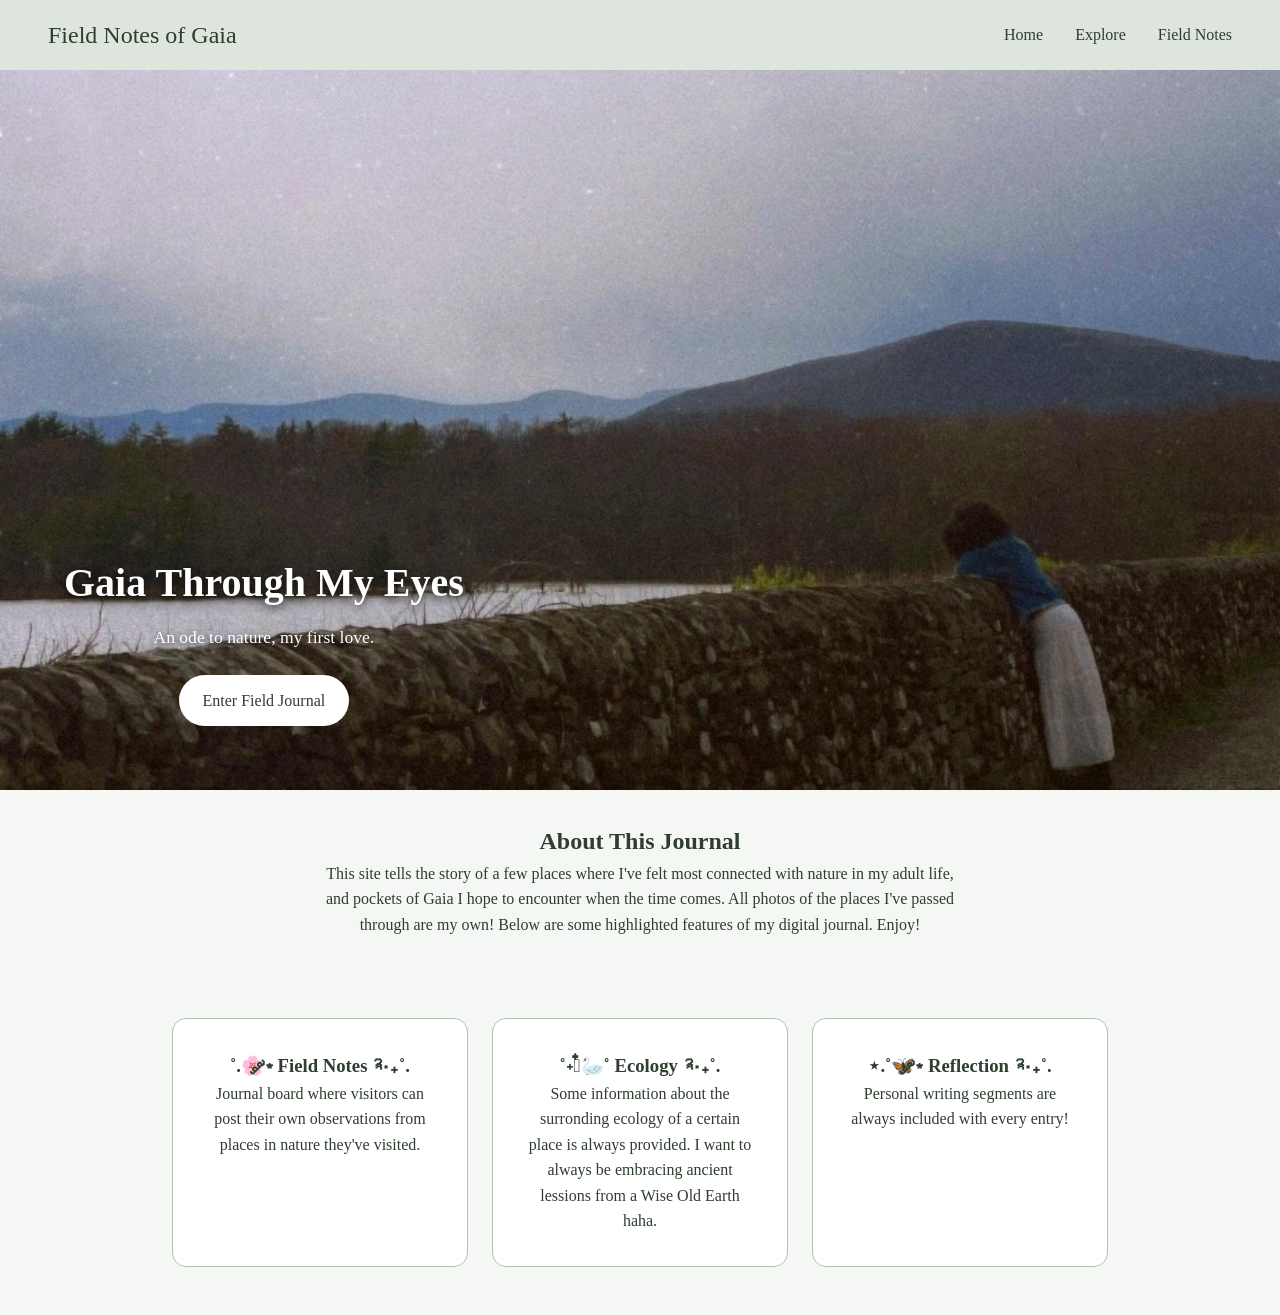
<file: index.html>
<!DOCTYPE html>
<html lang="en">
<head>
  <meta charset="UTF-8">
  <title>Nature Site</title>
  <link rel="stylesheet" href="css/styles.css">
</head>
<body>

<nav>
  <h2>Field Notes of Gaia</h2>
  <ul>
    <li><a href="index.html">Home</a></li>
    <li><a href="explore.html">Explore</a></li>
    <li><a href="field-notes.html">Field Notes</a></li>
  </ul>
</nav>

<header class="hero">
  <div class="hero-overlay">
    <h1>Gaia Through My Eyes</h1>
    <p>An ode to nature, my first love.</p>

    <a href="explore.html" class="hero-button">Enter Field Journal</a>
  </div>
</header>

<section class="home-intro">

  <h2>About This Journal</h2>
  <p>
    This site tells the story of a few places where I've felt most connected with nature in my adult life, 
    and pockets of Gaia I hope to encounter when the time comes. All photos of the places I've passed through
    are my own! Below are some highlighted features of my digital journal. Enjoy!
  </p>

</section>

<section class="home-themes">

  <div class="theme-card">
    <h3>˚.🌸༘⋆ Field Notes ༉‧₊˚.</h3>
    <p> Journal board where visitors can post their own observations from places in nature they've visited.</p>
  </div>

  <div class="theme-card">
    <h3>˚˖𓍢ִ໋🦢˚ Ecology ༉‧₊˚.</h3>
    <p> Some information about the surronding ecology of a certain place is always provided. I want to always be
      embracing ancient lessions from a Wise Old Earth haha. 
    </p>
  </div>

  <div class="theme-card">
    <h3>⋆.˚🦋༘⋆ Reflection ༉‧₊˚.</h3>
    <p>Personal writing segments are always included with every entry!</p>
  </div>

</section>

<script src="js/script.js"></script>
</body>
</html>
</file>
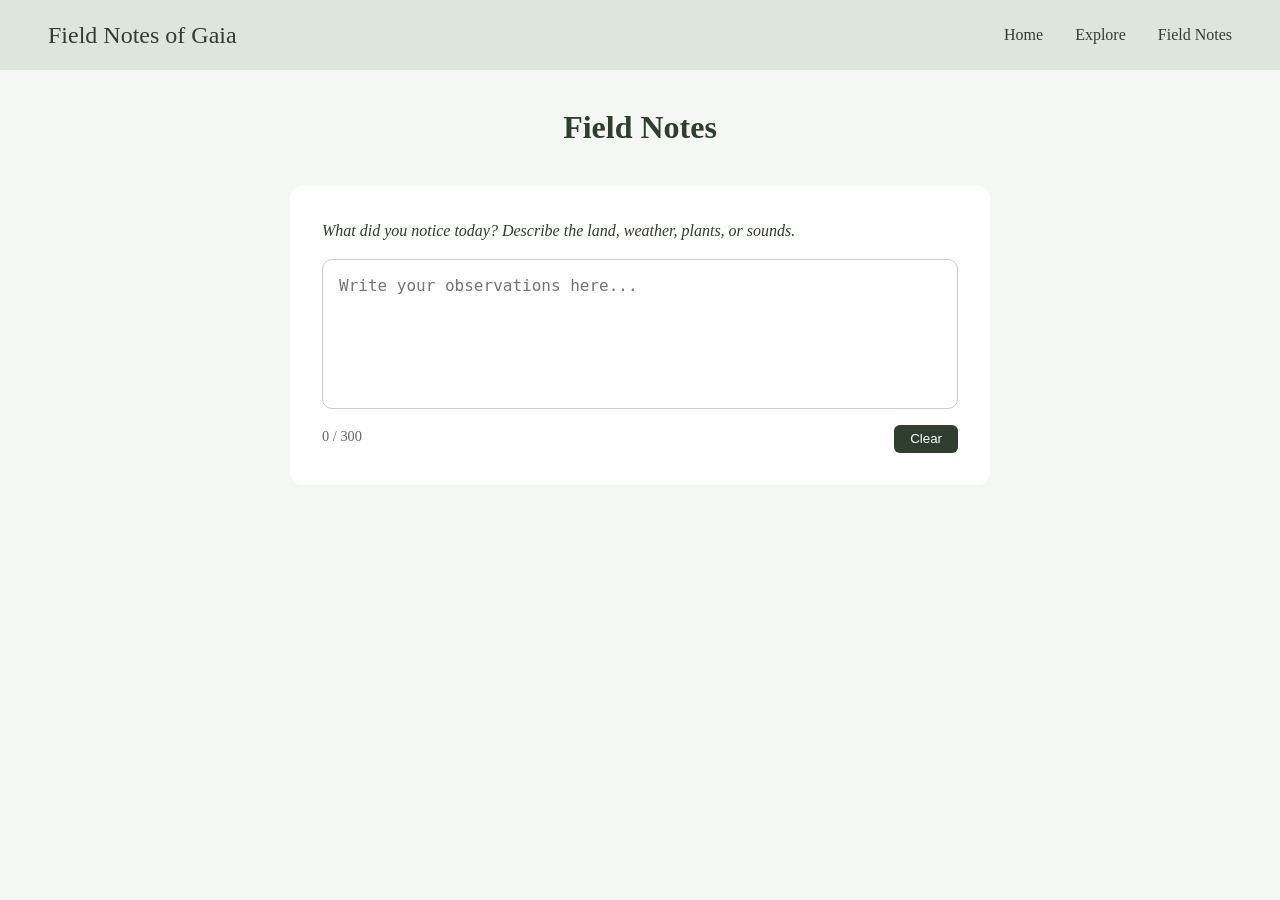
<file: field-notes.html>
<!DOCTYPE html>
<html lang="en">
<head>
  <meta charset="UTF-8">
  <title>Nature Site</title>
  <link rel="stylesheet" href="css/styles.css">
</head>
<body>


<nav>
  <h2>Field Notes of Gaia</h2>
  <ul>
    <li><a href="index.html">Home</a></li>
    <li><a href="explore.html">Explore</a></li>
    <li><a href="field-notes.html">Field Notes</a></li>
  </ul>
</nav>

<h1 class="page-title">Field Notes</h1>

<section class="notes-container">

  <p class="prompt">
    What did you notice today? Describe the land, weather, plants, or sounds.
  </p>

  <textarea 
    id="notesInput" 
    placeholder="Write your observations here..."
    maxlength="300"
  ></textarea>

  <div class="notes-footer">
    <span id="charCount">0 / 300</span>
    <button id="clearBtn">Clear</button>
  </div>

</section>

<script src="js/script.js"></script>

</body>
</html>
</file>
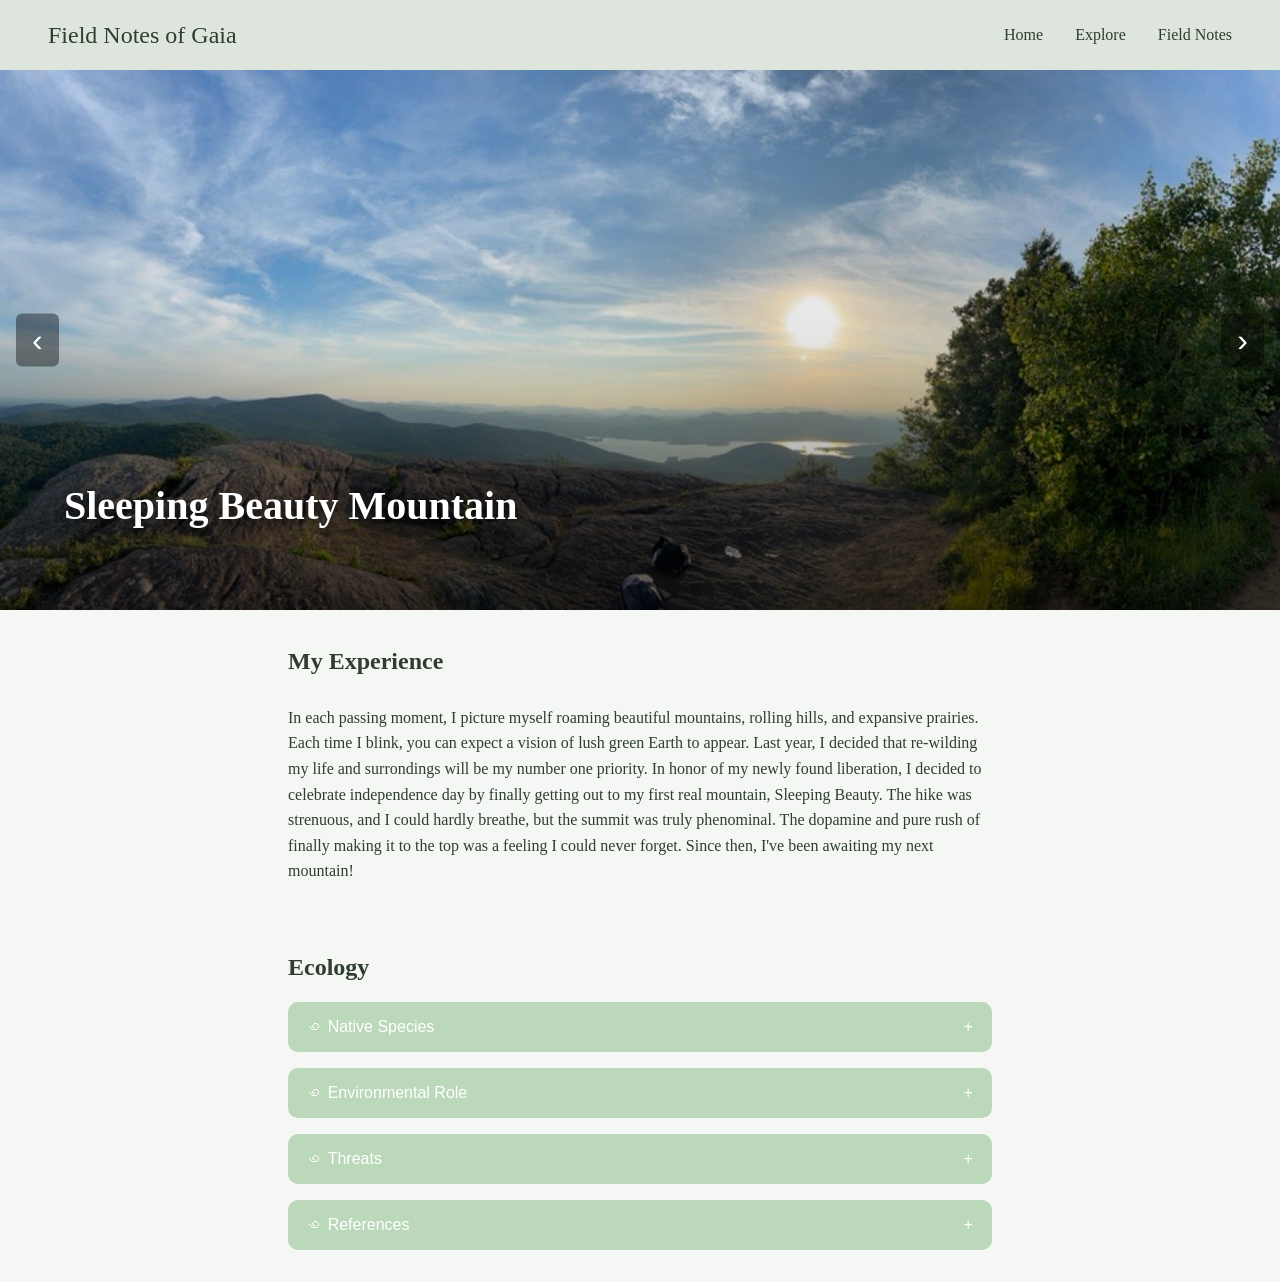
<file: place.html>
<!DOCTYPE html>
<html lang="en">
<head> 
  <meta charset="UTF-8">
  <title>Sleeping Beauty Mountain</title>
  <link rel="stylesheet" href="css/styles.css">
</head>
<body>

<nav>
  <h2>Field Notes of Gaia</h2>
  <ul>
    <li><a href="index.html">Home</a></li>
    <li><a href="explore.html">Explore</a></li>
    <li><a href="field-notes.html">Field Notes</a></li>
  </ul>
</nav>

<header class="place-hero-carousel">
    <div class="hero-track">
    <img src="images/adk1.jpg" class="hero-slide active">
    <img src="images/adk2.jpg" class="hero-slide">
    <img src="images/adk3.jpg" class="hero-slide">
    <img src="images/adk4.jpg" class="hero-slide">
  </div>

 <button class="hero-prev">‹</button>
 <button class="hero-next">›</button>

  <div class="hero-overlay">
  <h1>Sleeping Beauty Mountain</h1>
</div>

</header>

<section class="place-content">
  <h2>My Experience</h2>
  <p></p>
  <p>
    In each passing moment, I picture myself roaming beautiful mountains, rolling hills, and expansive prairies. Each time I blink, you can expect
    a vision of lush green Earth to appear. Last year, I decided that re-wilding my life and surrondings will be my number one priority.  In honor of my newly found liberation, I decided to celebrate
    independence day by finally getting out to my first real mountain, Sleeping Beauty. The hike was strenuous, and I could hardly breathe, but the summit was truly phenominal. The dopamine and pure rush of finally 
    making it to the top was a feeling I could never forget. Since then, I've been awaiting my next mountain!
  </p>
</section>

<section class="ecology">
  <h2>Ecology</h2>

  <button class="toggle-btn">
    ꩜ Native Species <span class="arrow">+</span>
  </button>
  <div class="toggle-content">
    <p>Sleeping Beauty Mountain, located within the Adirondack Mountains region near Lake George, supports a diverse range of native plant species
       typical of northeastern hardwood and mixed conifer forests. Common native vegetation found along the trail and surrounding forests includes 
       eastern hemlock, balsam fir, sugar maple, white birch, ostrich fern, and various mosses and ferns adapted to cool, moist mountain environments. 
       Wildflowers such as trout lily and blue flag iris are also native to the Adirondacks and contribute to the region’s biodiversity. 
       These plant communities play an important ecological role by stabilizing soils, supporting pollinators, regulating moisture, and providing 
       habitat for wildlife throughout the mountain ecosystem.</p>
  </div>

  <button class="toggle-btn">
    ꩜ Environmental Role <span class="arrow">+</span>

  </button>
  <div class="toggle-content">
    <p>This forest and plant communities that surround Sleeping Beauty Mountain significantly contribute to the ecological health of 
      the Adirondack region. Native trees like sugar maple, eastern hemlock, and balsam fir help regulate local climate conditions by 
      storing carbon dioxide and maintaining moisture levels within the forest ecosystem.The mountain’s vegetation also helps prevent soil
      erosion along steep slopes and trails while filtering rainwater before it enters nearby lakes and streams, including the Lake George watershed. 
      Additionally, native plants provide food and shelter for pollinators, birds, amphibians, and mammals, supporting biodiversity 
      throughout the region. Healthy mountain ecosystems like Sleeping Beauty play an essential role in maintaining water quality and ecological stability in the Adirondacks.</p>
  </div>

  <button class="toggle-btn">
    ꩜ Threats <span class="arrow">+</span>
   </button>
  <div class="toggle-content">
    <p>Sleeping Beauty Mountain and the surrounding Adirondack ecosystems face several environmental threats, many of which are linked to climate change 
      and increased recreational use. Rising temperatures can alter forest composition by stressing cold-adapted species such as balsam fir and eastern hemlock 
      while encouraging invasive species and forest pests. Heavy foot traffic from hikers can also contribute to soil erosion, damaged vegetation, and trail widening,
     particularly during wet seasons. Invasive species such as emerald ash borer and hemlock woolly adelgid threaten native tree populations throughout New York forests.
      Additionally, changing precipitation patterns and stronger storms may impact water quality and ecosystem stability in the Lake George watershed.</p>
  </div>
   <button class="toggle-btn">
    ꩜ References <span class="arrow">+</span>
   </button>
  <div class="toggle-content">
    <p>Adirondack Council. (n.d.). Plants. https://www.adirondackcouncil.org/about-the-park/plants/
      Adirondack Council. (2019). Why you should help protect native pollinators and grow native plants. https://www.adirondackcouncil.org/why-you-should-help-protect-native-pollinators-and-grow-native-plants
      Adirondack Mountain Club. (n.d.). Leave No Trace and trail stewardship. https://adk.org/
      Environmental Protection Agency. (n.d.). Climate impacts on ecosystems. https://www.epa.gov/climateimpacts/climate-impacts-ecosystems
      Garden Guides. (2022). List of native plants in the Adirondack Mountains. https://www.gardenguides.com/95142-list-native-plants-adirondack-mountains/
      Lake George Association. (n.d.). Protecting the Lake George watershed. https://www.lakegeorgeassociation.org/
      New York State Department of Environmental Conservation. (n.d.). Adirondack forest preserve. https://dec.ny.gov/
      New York State Department of Environmental Conservation. (n.d.). Forest health. https://dec.ny.gov/nature/forests-trees/forest-health
    </p>
  </div>
</section>

<script src="js/script.js"></script>
</body>
</html>
</file>
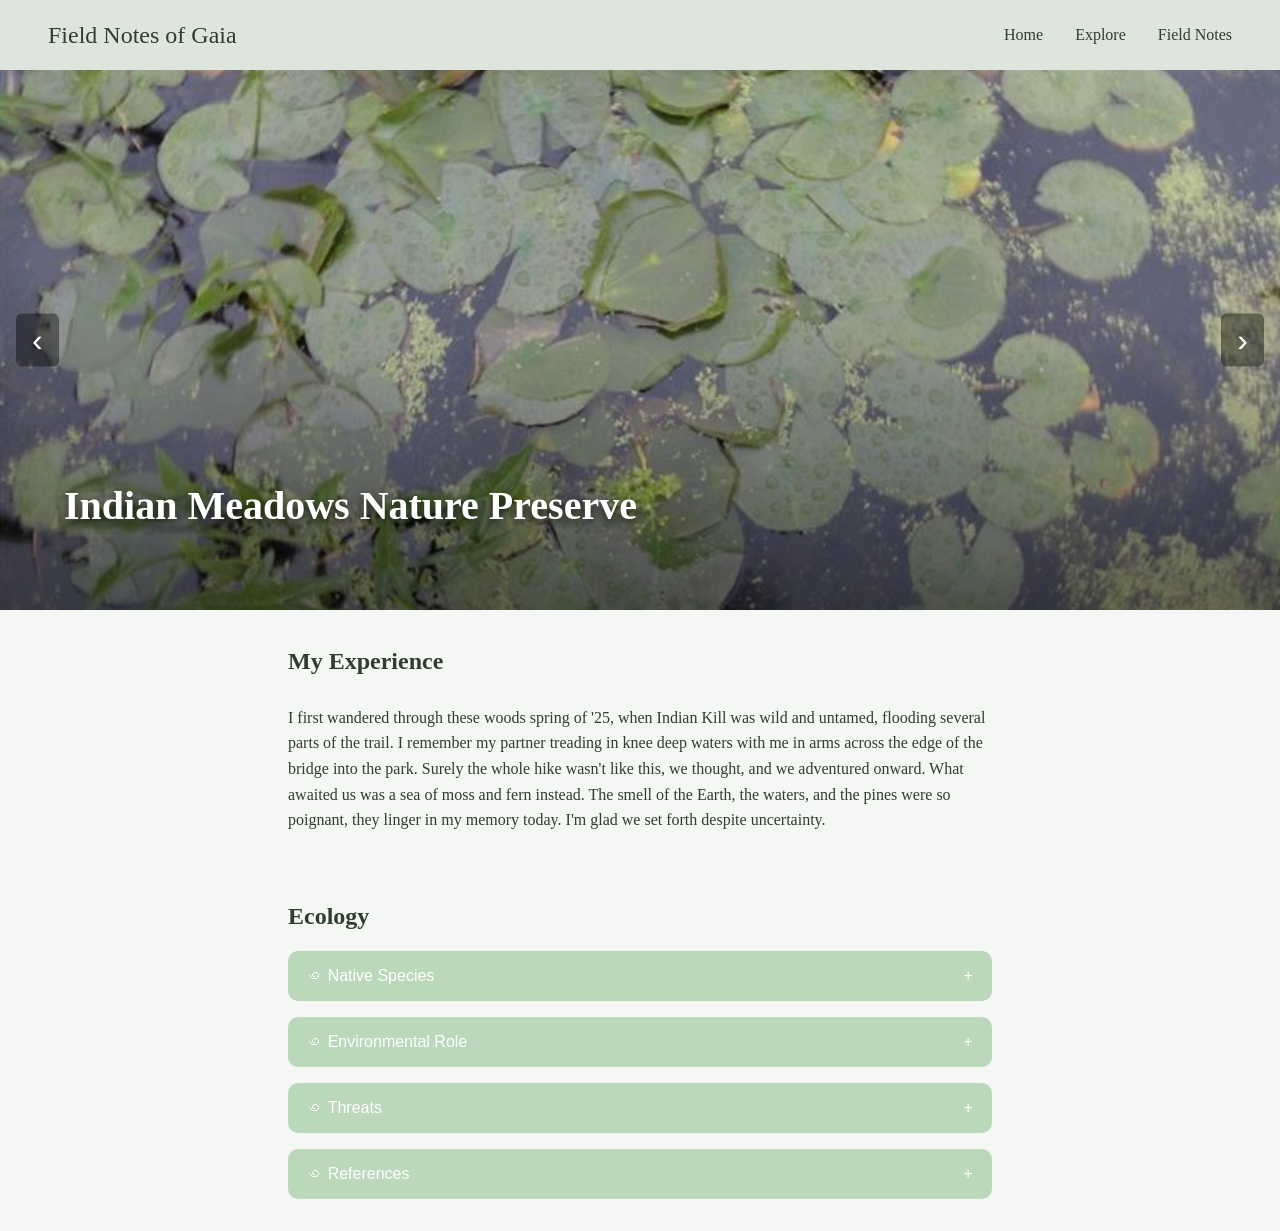
<file: place2.html>
<!DOCTYPE html>
<html lang="en">
<head> 
  <meta charset="UTF-8">
  <title>Place</title>
  <link rel="stylesheet" href="css/styles.css">
</head>
<body>

<nav>
  <h2>Field Notes of Gaia</h2>
  <ul>
    <li><a href="index.html">Home</a></li>
    <li><a href="explore.html">Explore</a></li>
    <li><a href="field-notes.html">Field Notes</a></li>
  </ul>
</nav>

<header class="place-hero-carousel">
    <div class="hero-track">
    <img src="images/idm1.jpg" class="hero-slide active">
    <img src="images/idm2.jpg" class="hero-slide">
    <img src="images/idm3.jpg" class="hero-slide">
    <img src="images/idm4.jpg" class="hero-slide">
    <img src="images/idm5.jpg" class="hero-slide">
    <img src="images/idm6.jpg" class="hero-slide">


  </div>

 <button class="hero-prev">‹</button>
 <button class="hero-next">›</button>

  <div class="hero-overlay">
  <h1>Indian Meadows Nature Preserve</h1>
</div>

</header>

<section class="place-content">
  <h2>My Experience</h2>
  <p></p>
  <p>
    I first wandered through these woods spring of '25, when Indian Kill was wild and untamed, flooding several parts of the trail. I remember my partner 
    treading in knee deep waters with me in arms across the edge of the bridge into the park. Surely the whole hike wasn't like this, we thought, and we adventured onward.
     What awaited us was a sea of moss and fern instead. The smell of the Earth, the waters, and the pines were so poignant, they linger in my memory today. 
    I'm glad we set forth despite uncertainty. 
  </p>
</section>

<section class="ecology">
  <h2>Ecology</h2>

  <button class="toggle-btn">
    ꩜ Native Species <span class="arrow">+</span>
  </button>
  <div class="toggle-content">
    <p>Indian Meadows Park supports a variety of native plant and wetland species common to eastern New York ecosystems.
       The preserve includes meadow habitats, forested areas, and wetland environments that support native grasses, goldenrod, milkweed,
       cattails, maples, oaks, and eastern white pine. These habitats also provide food and shelter for pollinators such as monarch butterflies
       and native bees, along with birds, amphibians, and small mammals. Wetland vegetation in the preserve plays an important role in maintaining 
       biodiversity and supporting healthy ecological relationships throughout the Mohawk Valley region.
   </p>
  </div>

  <button class="toggle-btn">
    ꩜ Environmental Role <span class="arrow">+</span>

  </button>
  <div class="toggle-content">
    <p>Indian Meadows Nature Preserve serves as an important ecological corridor and wetland habitat within the suburban Capital Region landscape. Wetlands and meadow systems help absorb stormwater, reduce flooding, filter pollutants, and recharge groundwater supplies. Native vegetation also captures carbon dioxide, stabilizes soil, and provides critical habitat for wildlife in an increasingly developed region. Preserves such as Indian Meadows contribute to regional biodiversity conservation by protecting natural habitats that might otherwise be fragmented by urban and suburban expansion.</p>
  </div>

  <button class="toggle-btn">
    ꩜ Threats <span class="arrow">+</span>
   </button>
  <div class="toggle-content">
    <p>Climate change and human foot traffic impact soil and plant health.</p>
  </div>
  <button class="toggle-btn">
      ꩜ References <span class="arrow">+</span>
   </button>
  <div class="toggle-content">
    <p>Capital District Land Conservancy. (n.d.). Indian Meadows Park and Preserve. https://www.cdland.org/
     New York State Department of Environmental Conservation. (n.d.). Freshwater wetlands. https://dec.ny.gov/nature/waterbodies-oceans/wetlands
     New York State Department of Environmental Conservation. (n.d.). Invasive species. https://dec.ny.gov/nature/animals-fish-plants/invasive-species
     United States Environmental Protection Agency. (n.d.). Climate impacts on ecosystems. https://www.epa.gov/climateimpacts/climate-impacts-ecosystems
     United States Fish and Wildlife Service. (n.d.). Importance of pollinators. https://www.fws.gov/pollinators/
    </p>
  </div>
</section>

<script src="js/script.js"></script>
</body>
</html>
</file>
<file: css/styles.css>
/* RESET + BASE */
* {
  margin: 0;
  padding: 0;
  box-sizing: border-box;
}

body {
  font-family: 'Playfair Display';
  background: #f4f7f4;
  color: #2f3e2f;
  line-height: 1.6;
}

/* NAVBAR */
nav {
  display: flex;
  justify-content: space-between;
  align-items: center;
  padding: 1rem 3rem;
  background: #dde5dd;
}

nav h2 {
  font-weight: 500;
}

nav ul {
  display: flex;
  gap: 2rem;
  list-style: none;
}

nav a {
  text-decoration: none;
  color: #2f3e2f;
}

/* GENERAL LAYOUT */
.page-title {
  text-align: center;
  margin: 2rem 0;
}

/* HOME PAGE HERO */

.hero {
  height: 80vh;
  background: url('../images/hero.jpg') center/cover no-repeat;
  background-position: center bottom;
  display: flex;
  align-items: center;
  justify-content: center;
  position: relative;
}

.hero::before {
  content: "";
  position: absolute;
  inset: 0;
}

.hero-overlay {
  position: relative;
  text-align: center;
  color: white;
  max-width: 700px;
  padding: 2rem;
}

.hero-overlay h1 {
  font-size: 3rem;
  margin-bottom: 1rem;
  text-shadow: 0 4px 12px rgba(0,0,0,0.6);
}

.hero-button {
  display: inline-block;
  margin-top: 1.5rem;
  padding: 0.8rem 1.5rem;
  background: white;
  color: #2f3e2f;
  text-decoration: none;
  border-radius: 30px;
  font-weight: 500;
  transition: transform 0.2s ease;
}

.hero-button:hover {
  transform: translateY(-3px);
}

/*  HOME THEME CARDS */

.home-intro {
  max-width: 700px;
  margin: 2rem auto;
  text-align: center;
  padding: 0 1.5rem;
}

.home-themes {
  display: grid;
  grid-template-columns: repeat(auto-fit, minmax(220px, 1fr));
  gap: 1.5rem;
  padding: 3rem 2rem;
  max-width: 1000px;
  margin: auto;
}

.theme-card {
  background: white;
  padding: 2rem;
  border-radius: 14px;
  border: 1px solid #b4c0b4;
  text-align: center;
  transition: transform 0.2s ease;
}

.theme-card:hover {
  transform: translateY(-5px);
}

/* CAROUSEL*/

.carousel {
  display: flex;
  justify-content: center;
  align-items: center;
  gap: 1rem;
  margin: 3rem 0;
}

.carousel-track {
  width: 300px;
}

.slide {
  display: none;
  text-align: center;
}

.slide img {
  width: 100%;
  border-radius: 10px;
}

.slide.active {
  display: block;
}

/* FILTERS (EXPLORE)*/

.filters {
  display: flex;
  justify-content: center;
  gap: 1rem;
  margin-bottom: 2rem;
}

.filter-btn {
  padding: 0.5rem 1rem;
  border: none;
  background: #dde5dd;
  cursor: pointer;
  border-radius: 20px;
}

.filter-btn.active {
  background: #2f3e2f;
  color: white;
}

/* GRID + CARDS */

.grid {
  display: grid;
  grid-template-columns: repeat(auto-fit, minmax(250px, 1fr));
  padding: 2rem;
  gap: 1.5rem;
}

.card {
  background: white;
  border-radius: 12px;
  overflow: hidden;
  text-decoration: none;
  color: #2f3e2f;
  transition: transform 0.2s ease;
}

.card:hover {
  transform: scale(1.03);
}

.card img {
  width: 100%;
  height: 180px;
  object-fit: cover;
}

.card h3 {
  margin: 0.5rem 1rem;
}

.card p {
  margin: 0 1rem 1rem;
  font-size: 0.9rem;
}

/* PLACE PAGE HERO CAROUSEL*/

.place-hero-carousel {
  position: relative;
  height: 60vh;
  overflow: hidden;
}

.hero-track {
  height: 100%;
}

.hero-slide {
  position: absolute;
  width: 100%;
  height: 100%;
  object-fit: cover;
  display: none;
}

.hero-slide.active {
  display: block;
}

/* Overlay text */
.hero-overlay {
  position: absolute;
  bottom: 2rem;
  left: 2rem;
  color: white;
  z-index: 2;
}

.hero-overlay h1 {
  font-size: 2.5rem;
  margin-bottom: 0.5rem;
  text-shadow: 0 4px 10px rgba(0,0,0,0.7);
}

.hero-overlay p {
  font-size: 1.1rem;
  text-shadow: 0 2px 8px rgba(0,0,0,0.7);
}

/* Gradient overlay */
.place-hero-carousel::after {
  content: "";
  position: absolute;
  inset: 0;
  background: linear-gradient(
    to top,
    rgba(0,0,0,0.5),
    rgba(0,0,0,0.1),
    transparent
  );
}

/* Buttons */
.hero-prev,
.hero-next {
  position: absolute;
  top: 50%;
  transform: translateY(-50%);
  background: rgba(0,0,0,0.4);
  border: none;
  color: white;
  font-size: 2rem;
  padding: 0.5rem 1rem;
  cursor: pointer;
  z-index: 3;
}

.hero-prev { left: 1rem; }
.hero-next { right: 1rem; }

/* PLACE CONTENT */

.place-content {
  padding: 2rem 3rem;
  max-width: 800px;
  margin: auto;
}

.place-content h2 {
  margin-bottom: 1.5rem;
}

/* ECOLOGY TOGGLES */

.ecology {
  padding: 2rem 3rem;
  max-width: 800px;
  margin: auto;
}

.toggle-btn {
  width: 100%;
  text-align: left;
  padding: 1rem 1.2rem;
  margin-top: 1rem;
  border: none;
  background: #bbd8bb;
  cursor: pointer;
  border-radius: 10px;

  font-size: 1rem;
  font-weight: 500;

  display: flex;
  justify-content: space-between;
  align-items: center;

  transition: background 0.2s ease;
}

.toggle-btn:hover {
  background: #cdd8cd;
}

.toggle-content {
  display: none;
  padding: 1rem;
  background: #dee7de;
  border-radius: 8px;
}

/* FIELD NOTES */

.notes-container {
  max-width: 700px;
  margin: 2rem auto;
  padding: 2rem;
  background: white;
  border-radius: 12px;
}

.prompt {
  margin-bottom: 1rem;
  font-style: italic;
}

textarea {
  width: 100%;
  height: 150px;
  padding: 1rem;
  border-radius: 10px;
  border: 1px solid #ccc;
  resize: none;
  font-size: 1rem;
}

.notes-footer {
  display: flex;
  justify-content: space-between;
  margin-top: 0.5rem;
}

#charCount {
  font-size: 0.9rem;
  color: #666;
}

button {
  background: #2f3e2f;
  color: white;
  border: none;
  padding: 0.4rem 1rem;
  border-radius: 6px;
  cursor: pointer;
}
</file>
